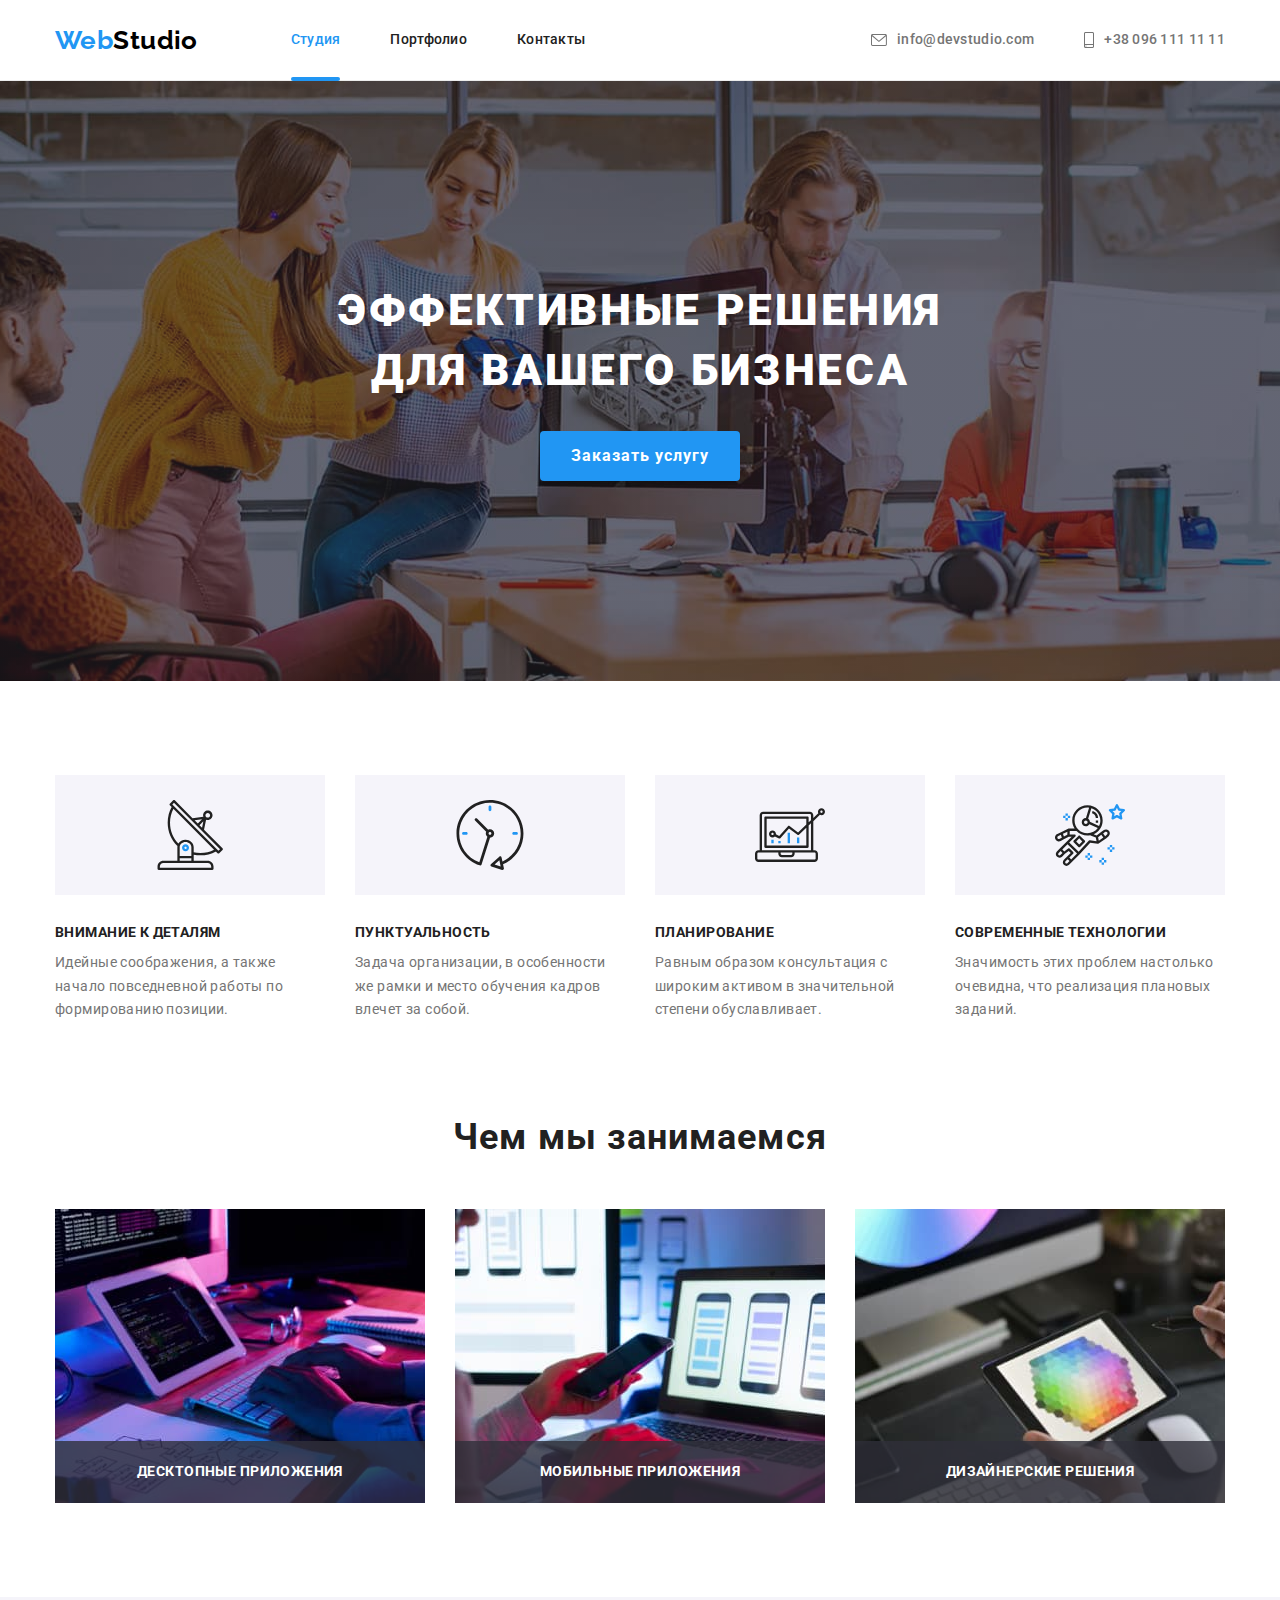
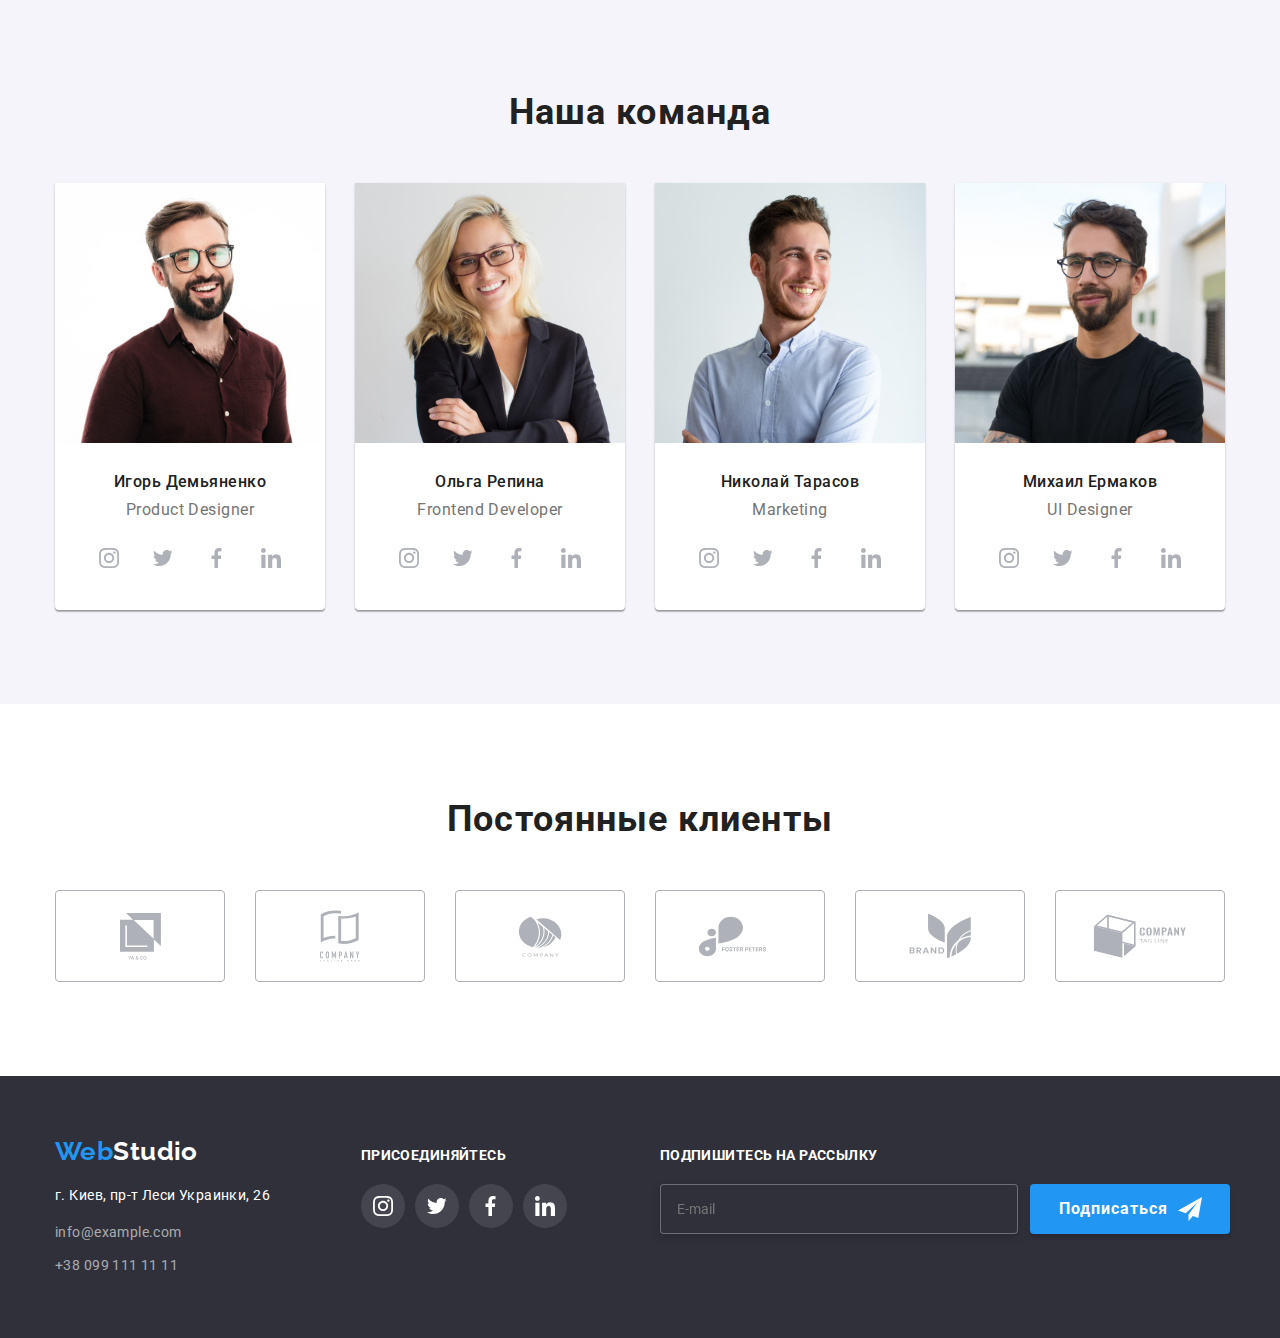
<file: index.html>
<!DOCTYPE html>
<html lang="ru">
  <head>
    <meta charset="UTF-8" />
    <meta http-equiv="X-UA-Compatible" content="IE=edge" />
    <meta name="viewport" content="width=device-width, initial-scale=1.0" />
    <title>Главная</title>
    <link
      rel="stylesheet"
      href="https://cdnjs.cloudflare.com/ajax/libs/modern-normalize/1.0.0/modern-normalize.min.css"
    />

    <link rel="preconnect" href="https://fonts.googleapis.com" />
    <link rel="preconnect" href="https://fonts.gstatic.com" crossorigin />
    <link
      href="https://fonts.googleapis.com/css2?family=Raleway:wght@700&family=Roboto:wght@400;500;700;900&display=swap"
      rel="stylesheet"
    />

    <link rel="stylesheet" href="./css/styles.css" />
  </head>
  <body>
    <!-- Top-Line -->

    <header class="header">
      <div class="container">
        <nav class="header-nav">
          <a class="logo" href="./index.html"><span class="accent">Web</span>Studio</a>

          <ul class="header-nav-list">
            <li class="header-nav-item">
              <a class="header-nav-link current" href="./index.html">Студия</a>
            </li>
            <li class="header-nav-item">
              <a class="header-nav-link" href="./portfolio.html">Портфолио</a>
            </li>
            <li class="header-nav-item">
              <a class="header-nav-link" href="#">Контакты</a>
            </li>
          </ul>
        </nav>

        <ul class="contacts-list">
          <li class="contacts-item">
            <a class="contacts-link" href="mailto:info@devstudio.com">
              <svg class="contacts-icon" width="16" height="12">
                <use href="./images/symbol-defs.svg#icon-mail"></use>
              </svg>

              info@devstudio.com</a
            >
          </li>

          <li class="contacts-item">
            <a class="contacts-link" href="tel:+380961111111">
              <svg class="contacts-icon" width="10" height="16">
                <use href="./images/symbol-defs.svg#icon-smartphone"></use>
              </svg>

              +38 096 111 11 11</a
            >
          </li>
        </ul>
      </div>
    </header>

    <main>
      <!-- Hero-Blok -->
      <section class="section hero">
        <div class="container">
          <h1 class="hero-title">Эффективные решения для вашего бизнеса</h1>
          <button class="hero-button" data-modal-open>Заказать услугу</button>
        </div>
      </section>

      <!-- Benefits-Blok -->
      <section class="section benefits">
        <div class="container">
          <h2 class="visually-hidden">Наши преимущества</h2>
          <ul class="benefits-list">
            <li class="benefits-block">
              <div class="benefits-icon-background">
                <svg class="benefits-icon-group" width="70" height="70">
                  <use href="./images/symbol-defs.svg#icon-group"></use>
                </svg>
              </div>
              <h3 class="benefits-subtitle">Внимание к деталям</h3>
              <p class="benefits-paragraph">
                Идейные соображения, а также начало повседневной работы по формированию позиции.
              </p>
            </li>
            <li class="benefits-block">
              <div class="benefits-icon-background">
                <svg class="benefits-icon-clock" width="70" height="70">
                  <use href="./images/symbol-defs.svg#icon-clock"></use>
                </svg>
              </div>
              <h3 class="benefits-subtitle">Пунктуальность</h3>
              <p class="benefits-paragraph">
                Задача организации, в особенности же рамки и место обучения кадров влечет за собой.
              </p>
            </li>
            <li class="benefits-block">
              <div class="benefits-icon-background">
                <svg class="benefits-icon-computer" width="70" height="70">
                  <use href="./images/symbol-defs.svg#icon-diagram"></use>
                </svg>
              </div>
              <h3 class="benefits-subtitle">Планирование</h3>
              <p class="benefits-paragraph">
                Равным образом консультация с широким активом в значительной степени обуславливает.
              </p>
            </li>
            <li class="benefits-block">
              <div class="benefits-icon-background">
                <svg class="benefits-icon-astronaut" width="70" height="70">
                  <use href="./images/symbol-defs.svg#icon-astronaut"></use>
                </svg>
              </div>
              <h3 class="benefits-subtitle">Современные технологии</h3>
              <p class="benefits-paragraph">
                Значимость этих проблем настолько очевидна, что реализация плановых заданий.
              </p>
            </li>
          </ul>
        </div>
      </section>

      <!-- Work-Blok -->
      <section class="section work">
        <div class="container">
          <h2 class="work-title">Чем мы занимаемся</h2>
          <ul class="work-list">
            <li class="work-img">
              <div class="work-description">
                <img
                  src="./images/index-photo/img.jpg"
                  alt="мы делаем сайты"
                  width="370"
                  height="294"
                />
                <h3 class="work-description-title">Десктопные приложения</h3>
              </div>
            </li>
            <li class="work-img">
              <img
                src="./images/index-photo/box_2.jpg"
                alt="мы разрабатываем приложения"
                width="370"
                height="294"
              />
              <div class="work-description">
                <h3 class="work-description-title">Мобильные приложения</h3>
              </div>
            </li>
            <li class="work-img">
              <img
                src="./images/index-photo/box_3.jpg"
                alt="мы создаем дизайн"
                width="370"
                height="294"
              />
              <div class="work-description">
                <h3 class="work-description-title">Дизайнерские решения</h3>
              </div>
            </li>
          </ul>
        </div>
      </section>

      <!-- Team-Blok -->
      <section class="section team">
        <div class="container">
          <h2 class="team-title">Наша команда</h2>
          <ul class="team-item">
            <li class="team-list">
              <img
                src="./images/index-photo/img_01.jpg"
                alt="Игорь Демьяненко"
                width="270"
                height="260"
              />
              <div class="team-wrapper">
                <h3 class="team-name">Игорь Демьяненко</h3>
                <p class="team-job">Product Designer</p>

                <ul class="team-social-list">
                  <li class="team-social-item">
                    <a class="team-social-link" href="#">
                      <svg class="team-social-icon" width="20" height="20">
                        <use href="./images/symbol-defs.svg#icon-sn-instagram"></use>
                      </svg>
                    </a>
                  </li>

                  <li class="team-social-item">
                    <a class="team-social-link" href="#">
                      <svg class="team-social-icon" width="20" height="20">
                        <use href="./images/symbol-defs.svg#icon-sn-twitter"></use>
                      </svg>
                    </a>
                  </li>

                  <li class="team-social-item">
                    <a class="team-social-link" href="#">
                      <svg class="team-social-icon" width="20" height="20">
                        <use href="./images/symbol-defs.svg#icon-sn-facebook"></use>
                      </svg>
                    </a>
                  </li>

                  <li class="team-social-item">
                    <a class="team-social-link" href="#">
                      <svg class="team-social-icon" width="20" height="20">
                        <use href="./images/symbol-defs.svg#icon-sn-linkedin"></use>
                      </svg>
                    </a>
                  </li>
                </ul>
              </div>
            </li>
            <li class="team-list">
              <img
                src="./images/index-photo/img_02.jpg"
                alt="Ольга Репина"
                width="270"
                height="260"
              />
              <div class="team-wrapper">
                <h3 class="team-name">Ольга Репина</h3>
                <p class="team-job">Frontend Developer</p>

                <ul class="team-social-list">
                  <li class="team-social-item">
                    <a class="team-social-link" href="#">
                      <svg class="team-social-icon" width="20" height="20">
                        <use href="./images/symbol-defs.svg#icon-sn-instagram"></use>
                      </svg>
                    </a>
                  </li>

                  <li class="team-social-item">
                    <a class="team-social-link" href="#">
                      <svg class="team-social-icon" width="20" height="20">
                        <use href="./images/symbol-defs.svg#icon-sn-twitter"></use>
                      </svg>
                    </a>
                  </li>

                  <li class="team-social-item">
                    <a class="team-social-link" href="#">
                      <svg class="team-social-icon" width="20" height="20">
                        <use href="./images/symbol-defs.svg#icon-sn-facebook"></use>
                      </svg>
                    </a>
                  </li>

                  <li class="team-social-item">
                    <a class="team-social-link" href="#">
                      <svg class="team-social-icon" width="20" height="20">
                        <use href="./images/symbol-defs.svg#icon-sn-linkedin"></use>
                      </svg>
                    </a>
                  </li>
                </ul>
              </div>
            </li>
            <li class="team-list">
              <img
                src="./images/index-photo/img_03.jpg"
                alt="Николай Тарасов"
                width="270"
                height="260"
              />
              <div class="team-wrapper">
                <h3 class="team-name">Николай Тарасов</h3>
                <p class="team-job">Marketing</p>
                <ul class="team-social-list">
                  <li class="team-social-item">
                    <a class="team-social-link" href="#">
                      <svg class="team-social-icon" width="20" height="20">
                        <use href="./images/symbol-defs.svg#icon-sn-instagram"></use>
                      </svg>
                    </a>
                  </li>

                  <li class="team-social-item">
                    <a class="team-social-link" href="#">
                      <svg class="team-social-icon" width="20" height="20">
                        <use href="./images/symbol-defs.svg#icon-sn-twitter"></use>
                      </svg>
                    </a>
                  </li>

                  <li class="team-social-item">
                    <a class="team-social-link" href="#">
                      <svg class="team-social-icon" width="20" height="20">
                        <use href="./images/symbol-defs.svg#icon-sn-facebook"></use>
                      </svg>
                    </a>
                  </li>

                  <li class="team-social-item">
                    <a class="team-social-link" href="#">
                      <svg class="team-social-icon" width="20" height="20">
                        <use href="./images/symbol-defs.svg#icon-sn-linkedin"></use>
                      </svg>
                    </a>
                  </li>
                </ul>
              </div>
            </li>
            <li class="team-list">
              <img
                src="./images/index-photo/img_04.jpg"
                alt="Михаил Ермаков"
                width="270"
                height="260"
              />
              <div class="team-wrapper">
                <h3 class="team-name">Михаил Ермаков</h3>
                <p class="team-job">UI Designer</p>
                <ul class="team-social-list">
                  <li class="team-social-item">
                    <a class="team-social-link" href="#">
                      <svg class="team-social-icon" width="20" height="20">
                        <use href="./images/symbol-defs.svg#icon-sn-instagram"></use>
                      </svg>
                    </a>
                  </li>

                  <li class="team-social-item">
                    <a class="team-social-link" href="#">
                      <svg class="team-social-icon" width="20" height="20">
                        <use href="./images/symbol-defs.svg#icon-sn-twitter"></use>
                      </svg>
                    </a>
                  </li>

                  <li class="team-social-item">
                    <a class="team-social-link" href="#">
                      <svg class="team-social-icon" width="20" height="20">
                        <use href="./images/symbol-defs.svg#icon-sn-facebook"></use>
                      </svg>
                    </a>
                  </li>

                  <li class="team-social-item">
                    <a class="team-social-link" href="#">
                      <svg class="team-social-icon" width="20" height="20">
                        <use href="./images/symbol-defs.svg#icon-sn-linkedin"></use>
                      </svg>
                    </a>
                  </li>
                </ul>
              </div>
            </li>
          </ul>
        </div>
      </section>

      <section class="section">
        <div class="container">
          <h2 class="clients-title">Постоянные клиенты</h2>

          <ul class="clients-list">
            <li class="clients-item">
              <a class="clients-item-link" href="#"
                ><svg class="clients-item-logo" width="41" height="47">
                  <use href="./images/symbol-defs.svg#icon-logo-01"></use></svg
              ></a>
            </li>
            <li class="clients-item">
              <a class="clients-item-link" href="#"
                ><svg class="clients-item-logo" width="40" height="52">
                  <use href="./images/symbol-defs.svg#icon-logo-02"></use></svg
              ></a>
            </li>
            <li class="clients-item">
              <a class="clients-item-link" href="#"
                ><svg class="clients-item-logo" width="44" height="41">
                  <use href="./images/symbol-defs.svg#icon-logo-03"></use></svg
              ></a>
            </li>
            <li class="clients-item">
              <a class="clients-item-link" href="#"
                ><svg class="clients-item-logo" width="85" height="41">
                  <use href="./images/symbol-defs.svg#icon-logo-04"></use></svg
              ></a>
            </li>
            <li class="clients-item">
              <a class="clients-item-link" href="#"
                ><svg class="clients-item-logo" width="63" height="46">
                  <use href="./images/symbol-defs.svg#icon-logo-05"></use></svg
              ></a>
            </li>
            <li class="clients-item">
              <a class="clients-item-link" href="#"
                ><svg class="clients-item-logo" width="94" height="44">
                  <use href="./images/symbol-defs.svg#icon-logo-06"></use></svg
              ></a>
            </li>
          </ul>
        </div>
      </section>
    </main>

    <!-- Footer-Blok -->
    <footer class="footer">
      <div class="container footer-container">
        <div class="footer-contacts-block">
          <a class="logo" href="./index.html"><span class="accent">Web</span>Studio</a>
          <address class="footer-address">г. Киев, пр-т Леси Украинки, 26</address>
          <ul class="footer-contacts-list">
            <li class="footer-contacts-item">
              <a class="footer-contacts-link" href="mailto:info@example.com">info@example.com</a>
            </li>
            <li class="footer-contacts-item">
              <a class="footer-contacts-link" href="tel:+380991111111">+38 099 111 11 11</a>
            </li>
          </ul>
        </div>
        <!-- Social block item  -->
        <div class="footer-social-block">
          <h2 class="subscribe-email">присоединяйтесь</h2>
          <ul class="footer-social-list">
            <li class="footer-social-item">
              <a class="footer-social-link" href="#">
                <svg class="footer-social-icon" width="20" height="20">
                  <use href="./images/symbol-defs.svg#icon-sn-instagram"></use>
                </svg>
              </a>
            </li>

            <li class="footer-social-item">
              <a class="footer-social-link" href="#">
                <svg class="footer-social-icon" width="20" height="20">
                  <use href="./images/symbol-defs.svg#icon-sn-twitter"></use>
                </svg>
              </a>
            </li>

            <li class="footer-social-item">
              <a class="footer-social-link" href="#">
                <svg class="footer-social-icon" width="20" height="20">
                  <use href="./images/symbol-defs.svg#icon-sn-facebook"></use>
                </svg>
              </a>
            </li>

            <li class="footer-social-item">
              <a class="footer-social-link" href="#">
                <svg class="footer-social-icon" width="20" height="20">
                  <use href="./images/symbol-defs.svg#icon-sn-linkedin"></use>
                </svg>
              </a>
            </li>
          </ul>
        </div>

        <!-- Subscribe block  -->
        <div>
          <!-- <h2 class="footer-social-action">Подпишитесь на рассылку</h2> -->
          <div class="footer-subscribe-wrapper">
            <form class="footer-subscribe-form" name="subscribe">
              <label class="subscribe-email" for="subscribe-email">Подпишитесь на рассылку</label>
              <input
                class="footer-subscribe-input"
                type="email"
                name="subscribe-email"
                id="subscribe-email"
                placeholder="E-mail"
              />
            </form>
            <button class="footer-subscribe-button" type="submit">
              Подписаться
              <svg class="subscribe-icon" width="24px" height="24px">
                <use href="./images/icons.svg#icon-subscribe"></use>
              </svg>
            </button>
          </div>
        </div>
      </div>
    </footer>

    <!-- Backdrop-Modal -->
    <div class="backdrop is-hidden" data-modal>
      <div class="modal modal-hidden">
        <button class="button-close-window" type="button" data-modal-close>
          <svg width="30" height="30">
            <use href="./images/modal-defs.svg#icon-close"></use>
          </svg>
        </button>

        <!-- Form  -->
        <div class="modal-inner">
          <h2 class="modal-title">Оставьте свои данные, мы вам перезвоним</h2>

          <form class="form-recall" name="recall" autocomplete="on">
            <div class="form-field">
              <label class="form-field-label" for="user-name">Имя</label>
              <div class="form-field-wrapper">
                <input
                  class="form-field-input"
                  id="user-name"
                  type="text"
                  name="user-name"
                  autofocus
                />
                <svg class="form-field-icon" width="18" height="18">
                  <use href="./images/icons.svg#icon-person-black"></use>
                </svg>
              </div>
            </div>

            <div class="form-field">
              <label class="form-field-label" for="user-tel">Телефон</label>
              <div class="form-field-wrapper">
                <input class="form-field-input" id="user-tel" type="tel" name="user-tel" />
                <svg class="form-field-icon" width="18" height="18">
                  <use href="./images/icons.svg#icon-phone-black"></use>
                </svg>
              </div>
            </div>

            <div class="form-field">
              <label class="form-field-label" for="user-email">Почта</label>
              <div class="form-field-wrapper">
                <input class="form-field-input" id="user-email" type="email" name="user-email" />
                <svg class="form-field-icon" width="18" height="18">
                  <use href="./images/icons.svg#icon-email-black"></use>
                </svg>
              </div>
            </div>
            <div class="form-field-comment">
              <label class="form-field-label" for="user-comment">Комментарий</label>
              <textarea
                class="comment-input"
                name="user-comment"
                id="user-comment"
                rows="10"
                placeholder="Введите текст"
              ></textarea>
            </div>

            <label class="check-wrapper">
              <input class="check-input" type="checkbox" />
              <svg class="check-icon-complete" width="16" height="15">
                <use class="aaa" href="./images/icons.svg#icon-check-complete"></use>
              </svg>
              <span class="check-privacy-text">
                Соглашаюсь с рассылкой и принимаю
                <a class="policy-link" href="#">Условия договора</a>
              </span>
            </label>

            <button class="form-recall-button" type="submit">Отправить</button>
          </form>
        </div>
      </div>
    </div>

    <script src="./js/modal.js"></script>
  </body>
</html>
</file>
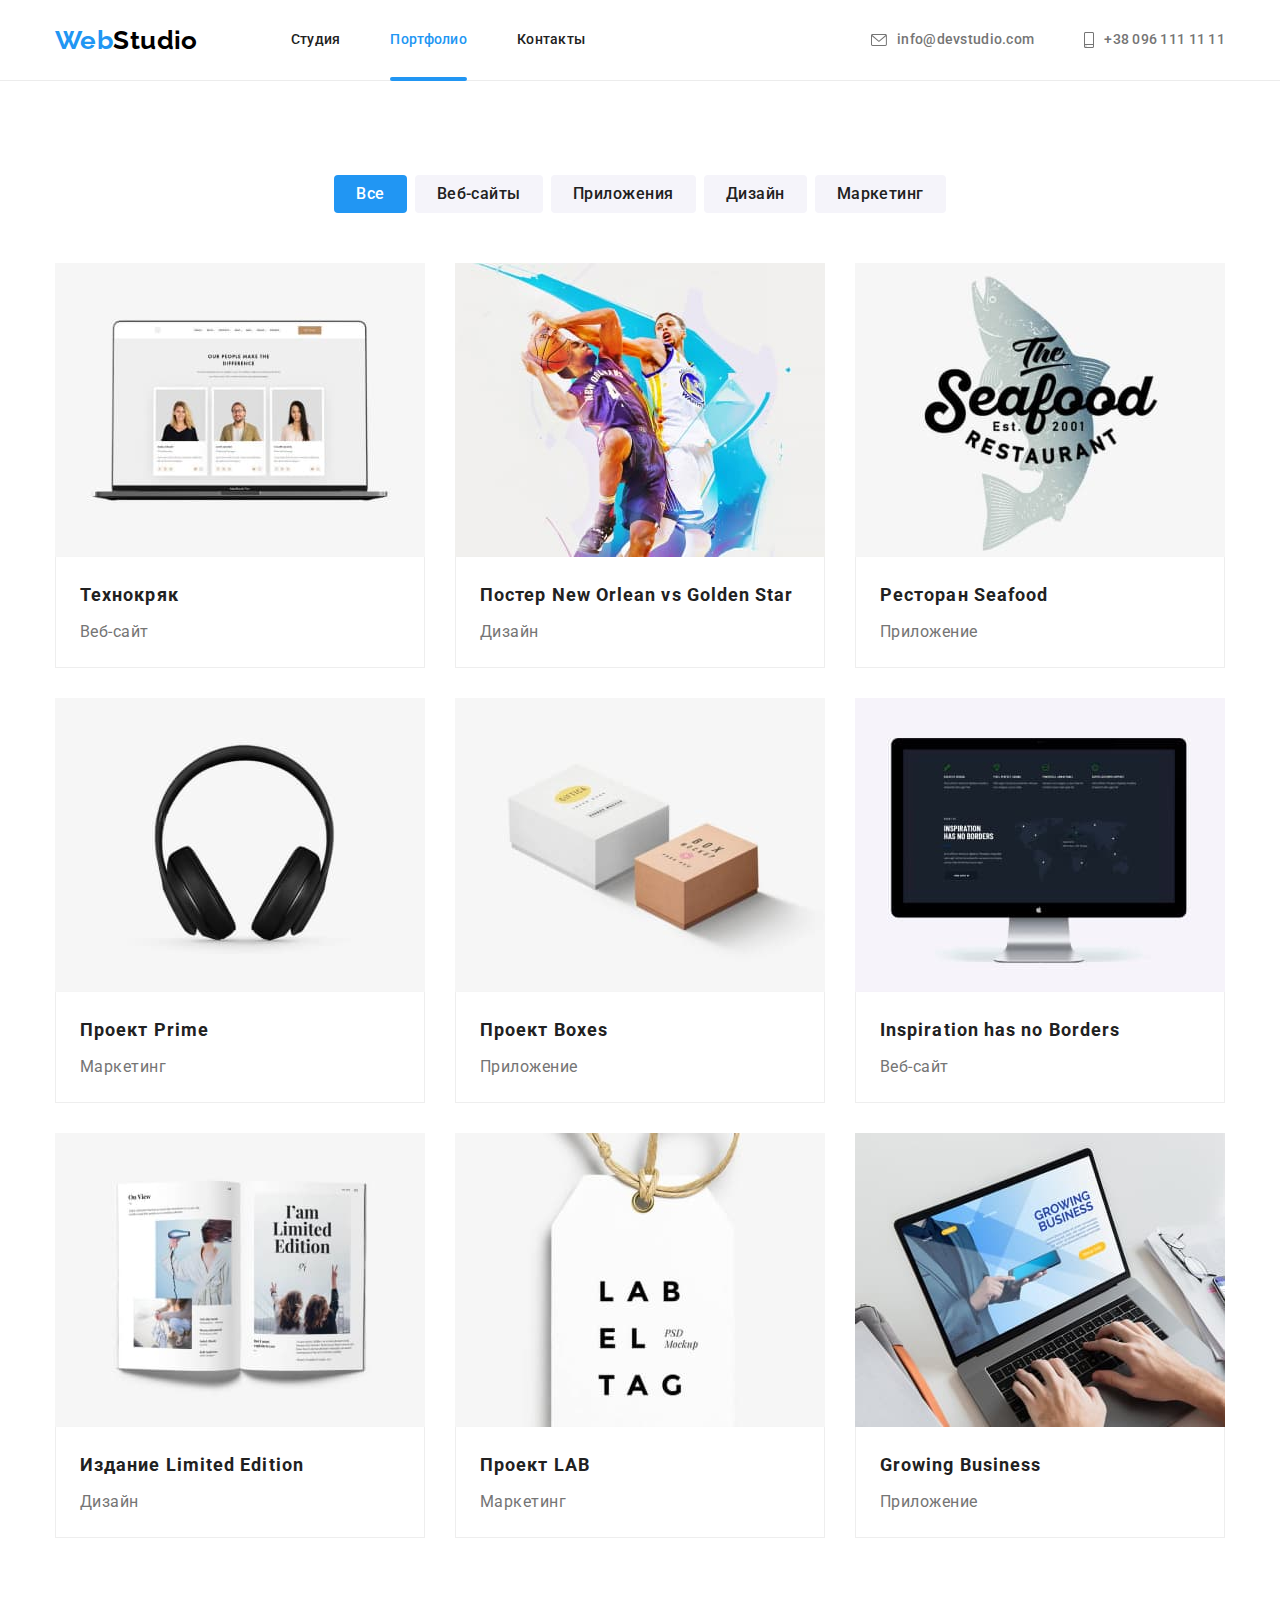
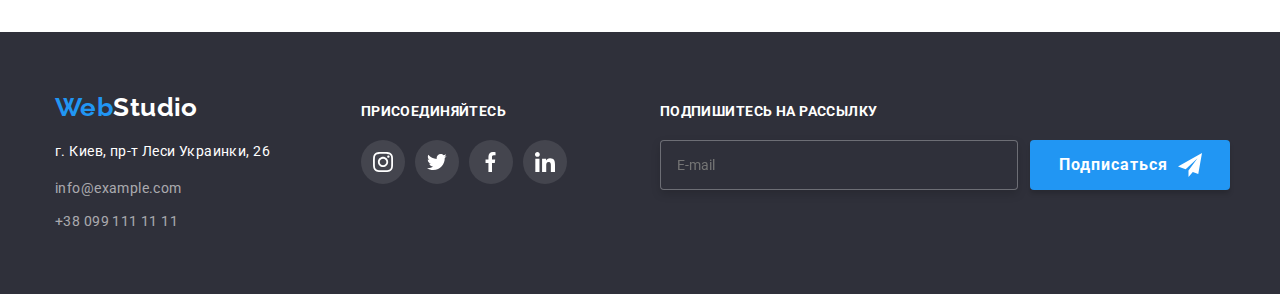
<file: portfolio.html>
<!DOCTYPE html>
<html lang="ru">
  <head>
    <meta charset="UTF-8" />
    <meta http-equiv="X-UA-Compatible" content="IE=edge" />
    <meta name="viewport" content="width=device-width, initial-scale=1.0" />
    <title>Портфолио</title>
    <link
      rel="stylesheet"
      href="https://cdnjs.cloudflare.com/ajax/libs/modern-normalize/1.0.0/modern-normalize.min.css"
    />
    <link rel="stylesheet" href="./css/styles.css" />
    <link rel="preconnect" href="https://fonts.googleapis.com" />
    <link rel="preconnect" href="https://fonts.gstatic.com" crossorigin />
    <link
      href="https://fonts.googleapis.com/css2?family=Raleway:wght@700&family=Roboto:wght@400;500;700;900&display=swap"
      rel="stylesheet"
    />
  </head>
  <body>
    <!-- Top-Line -->
    <header class="header">
      <div class="container">
        <nav class="header-nav">
          <a class="logo" href="./index.html"><span class="accent">Web</span>Studio</a>

          <ul class="header-nav-list">
            <li class="header-nav-item">
              <a class="header-nav-link" href="./index.html">Студия</a>
            </li>
            <li class="header-nav-item">
              <a class="header-nav-link current" href="./portfolio.html">Портфолио</a>
            </li>
            <li class="header-nav-item">
              <a class="header-nav-link" href="#">Контакты</a>
            </li>
          </ul>
        </nav>

        <ul class="contacts-list">
          <li class="contacts-item">
            <a class="contacts-link" href="mailto:info@devstudio.com">
              <svg class="contacts-icon" width="16" height="12">
                <use href="./images/symbol-defs.svg#icon-mail"></use>
              </svg>

              info@devstudio.com</a
            >
          </li>

          <li class="contacts-item">
            <a class="contacts-link" href="tel:+380961111111">
              <svg class="contacts-icon" width="10" height="16">
                <use href="./images/symbol-defs.svg#icon-smartphone"></use>
              </svg>

              +38 096 111 11 11</a
            >
          </li>
        </ul>
      </div>
    </header>

    <main>
      <section class="section portfolio">
        <div class="container">
          <h1 class="visually-hidden">Портфолио</h1>
          <ul class="button-box">
            <li class="button-list">
              <button class="button-item active" type="button">Все</button>
            </li>
            <li class="button-list">
              <button class="button-item" type="button">Веб-сайты</button>
            </li>
            <li class="button-list">
              <button class="button-item" type="button">Приложения</button>
            </li>
            <li class="button-list">
              <button class="button-item" type="button">Дизайн</button>
            </li>
            <li class="button-list">
              <button class="button-item" type="button">Маркетинг</button>
            </li>
          </ul>

          <ul class="portfolio-box">
            <li class="portfolio-block">
              <a class="portfolio-link" href="#">
                <div class="portfolio-img-wrapper">
                  <img
                    src="./images/portfolio-img/img-01.jpg"
                    alt="Веб-сайт"
                    width="370"
                    height="294"
                  />
                  <p class="portfolio-text-owerlay">
                    Ресурс предлагает комплексные предложения с разным уровнем функционала и
                    сервисов. Все это позволит посетителю получить исчерпывающие сведения о компании
                    или частном лице.
                  </p>
                </div>
                <div class="portfolio-frame">
                  <h3 class="portfolio-name">Технокряк</h3>
                  <p class="portfolio-subtitle">Веб-сайт</p>
                </div>
              </a>
            </li>

            <li class="portfolio-block">
              <a class="portfolio-link" href="#">
                <div class="portfolio-img-wrapper">
                  <img
                    src="./images/portfolio-img/img-02.jpg"
                    alt="Дизайн"
                    width="370"
                    height="294"
                  />
                  <p class="portfolio-text-owerlay">
                    Ресурс предлагает комплексные предложения с разным уровнем функционала и
                    сервисов. Все это позволит посетителю получить исчерпывающие сведения о компании
                    или частном лице.
                  </p>
                </div>
                <div class="portfolio-frame">
                  <h3 class="portfolio-name">Постер New Orlean vs Golden Star</h3>
                  <p class="portfolio-subtitle">Дизайн</p>
                </div>
              </a>
            </li>

            <li class="portfolio-block">
              <a class="portfolio-link" href="#">
                <div class="portfolio-img-wrapper">
                  <img
                    src="./images/portfolio-img/img-03.jpg"
                    alt="Приложение"
                    width="370"
                    height="294"
                  />
                  <p class="portfolio-text-owerlay">
                    Ресурс предлагает комплексные предложения с разным уровнем функционала и
                    сервисов. Все это позволит посетителю получить исчерпывающие сведения о компании
                    или частном лице.
                  </p>
                </div>
                <div class="portfolio-frame">
                  <h3 class="portfolio-name">Ресторан Seafood</h3>
                  <p class="portfolio-subtitle">Приложение</p>
                </div>
              </a>
            </li>
            <li class="portfolio-block">
              <a class="portfolio-link" href="#">
                <div class="portfolio-img-wrapper">
                  <img
                    src="./images/portfolio-img/img-04.jpg"
                    alt="Маркетинг"
                    width="370"
                    height="294"
                  />
                  <p class="portfolio-text-owerlay">
                    Ресурс предлагает комплексные предложения с разным уровнем функционала и
                    сервисов. Все это позволит посетителю получить исчерпывающие сведения о компании
                    или частном лице.
                  </p>
                </div>
                <div class="portfolio-frame">
                  <h3 class="portfolio-name">Проект Prime</h3>
                  <p class="portfolio-subtitle">Маркетинг</p>
                </div>
              </a>
            </li>
            <li class="portfolio-block">
              <a class="portfolio-link" href="#">
                <div class="portfolio-img-wrapper">
                  <img
                    src="./images/portfolio-img/img-05.jpg"
                    alt="Приложение"
                    width="370"
                    height="294"
                  />
                  <p class="portfolio-text-owerlay">
                    Ресурс предлагает комплексные предложения с разным уровнем функционала и
                    сервисов. Все это позволит посетителю получить исчерпывающие сведения о компании
                    или частном лице.
                  </p>
                </div>
                <div class="portfolio-frame">
                  <h3 class="portfolio-name">Проект Boxes</h3>
                  <p class="portfolio-subtitle">Приложение</p>
                </div>
              </a>
            </li>
            <li class="portfolio-block">
              <a class="portfolio-link" href="#">
                <div class="portfolio-img-wrapper">
                  <img
                    src="./images/portfolio-img/img-06.jpg"
                    alt="Веб-сайт"
                    width="370"
                    height="294"
                  />
                  <p class="portfolio-text-owerlay">
                    Ресурс предлагает комплексные предложения с разным уровнем функционала и
                    сервисов. Все это позволит посетителю получить исчерпывающие сведения о компании
                    или частном лице.
                  </p>
                </div>
                <div class="portfolio-frame">
                  <h3 class="portfolio-name">Inspiration has no Borders</h3>
                  <p class="portfolio-subtitle">Веб-сайт</p>
                </div>
              </a>
            </li>
            <li class="portfolio-block">
              <a class="portfolio-link" href="#">
                <div class="portfolio-img-wrapper">
                  <img
                    src="./images/portfolio-img/img-07.jpg"
                    alt="Дизайн"
                    width="370"
                    height="294"
                  />
                  <p class="portfolio-text-owerlay">
                    Ресурс предлагает комплексные предложения с разным уровнем функционала и
                    сервисов. Все это позволит посетителю получить исчерпывающие сведения о компании
                    или частном лице.
                  </p>
                </div>
                <div class="portfolio-frame">
                  <h3 class="portfolio-name">Издание Limited Edition</h3>
                  <p class="portfolio-subtitle">Дизайн</p>
                </div>
              </a>
            </li>
            <li class="portfolio-block">
              <a class="portfolio-link" href="#">
                <div class="portfolio-img-wrapper">
                  <img
                    src="./images/portfolio-img/img-08.jpg"
                    alt="Маркетинг"
                    width="370"
                    height="294"
                  />
                  <p class="portfolio-text-owerlay">
                    Ресурс предлагает комплексные предложения с разным уровнем функционала и
                    сервисов. Все это позволит посетителю получить исчерпывающие сведения о компании
                    или частном лице.
                  </p>
                </div>
                <div class="portfolio-frame">
                  <h3 class="portfolio-name">Проект LAB</h3>
                  <p class="portfolio-subtitle">Маркетинг</p>
                </div>
              </a>
            </li>
            <li class="portfolio-block">
              <a class="portfolio-link" href="#">
                <div class="portfolio-img-wrapper">
                  <img
                    src="./images/portfolio-img/img-09.jpg"
                    alt="Приложение"
                    width="370"
                    height="294"
                  />
                  <p class="portfolio-text-owerlay">
                    Ресурс предлагает комплексные предложения с разным уровнем функционала и
                    сервисов. Все это позволит посетителю получить исчерпывающие сведения о компании
                    или частном лице.
                  </p>
                </div>
                <div class="portfolio-frame">
                  <h3 class="portfolio-name">Growing Business</h3>
                  <p class="portfolio-subtitle">Приложение</p>
                </div>
              </a>
            </li>
          </ul>
        </div>
      </section>

      <!-- Section List Item  -->
    </main>

    <!-- Footer-Blok -->
    <footer class="footer">
      <div class="container footer-container">
        <div class="footer-contacts-block">
          <a class="logo" href="./index.html"><span class="accent">Web</span>Studio</a>
          <address class="footer-address">г. Киев, пр-т Леси Украинки, 26</address>
          <ul class="footer-contacts-list">
            <li class="footer-contacts-item">
              <a class="footer-contacts-link" href="mailto:info@example.com">info@example.com</a>
            </li>
            <li class="footer-contacts-item">
              <a class="footer-contacts-link" href="tel:+380991111111">+38 099 111 11 11</a>
            </li>
          </ul>
        </div>
        <!-- Social block item  -->
        <div class="footer-social-block">
          <h2 class="subscribe-email">присоединяйтесь</h2>
          <ul class="footer-social-list">
            <li class="footer-social-item">
              <a class="footer-social-link" href="#">
                <svg class="footer-social-icon" width="20" height="20">
                  <use href="./images/symbol-defs.svg#icon-sn-instagram"></use>
                </svg>
              </a>
            </li>

            <li class="footer-social-item">
              <a class="footer-social-link" href="#">
                <svg class="footer-social-icon" width="20" height="20">
                  <use href="./images/symbol-defs.svg#icon-sn-twitter"></use>
                </svg>
              </a>
            </li>

            <li class="footer-social-item">
              <a class="footer-social-link" href="#">
                <svg class="footer-social-icon" width="20" height="20">
                  <use href="./images/symbol-defs.svg#icon-sn-facebook"></use>
                </svg>
              </a>
            </li>

            <li class="footer-social-item">
              <a class="footer-social-link" href="#">
                <svg class="footer-social-icon" width="20" height="20">
                  <use href="./images/symbol-defs.svg#icon-sn-linkedin"></use>
                </svg>
              </a>
            </li>
          </ul>
        </div>

        <!-- Subscribe block  -->
        <div>
          <!-- <h2 class="footer-social-action">Подпишитесь на рассылку</h2> -->
          <div class="footer-subscribe-wrapper">
            <form class="footer-subscribe-form" name="subscribe">
              <label class="subscribe-email" for="subscribe-email">Подпишитесь на рассылку</label>
              <input
                class="footer-subscribe-input"
                type="email"
                name="subscribe-email"
                id="subscribe-email"
                placeholder="E-mail"
              />
            </form>
            <button class="footer-subscribe-button" type="submit">
              Подписаться
              <svg class="subscribe-icon" width="24px" height="24px">
                <use href="./images/icons.svg#icon-subscribe"></use>
              </svg>
            </button>
          </div>
        </div>
      </div>
    </footer>
  </body>
</html>
</file>
<file: css/styles.css>
:root {
  --main-header-text-color: #212121;
  --main-p-text-color: #757575;
  --main-box-background-color: #2f303a;
  --aceent-color: #2196f3;
  --primary-white-color: #ffffff;
}

body {
  font-size: 14px;
  font-family: 'Roboto', sans-serif;
  color: var(--main-p-text-color);
  background-color: var(--primary-white-color);
  letter-spacing: 0.03em;
}

/* reset */

html {
  box-sizing: border-box;
}

*,
*::after,
*::before {
  box-sizing: inherit;
}

/* Стили для обнуления верхних отступов у элементов */
h1,
h2,
h3,
h4,
h5,
h6,
p {
  margin: 0;
}

/* Класс для обнуления базовых свойств у списков (ul) */
ul {
  list-style: none;
  padding-left: 0;
  margin: 0;
}

/* Класс для обнуления базовых свойств у ссылок */
a {
  text-decoration: none;
  color: inherit;
}

/* Свойства для корректного отображения картинок */
img {
  display: block;
  max-width: 100%;
  height: auto;
}

/* Свойства для обнуления курсива у address */

address {
  font-style: normal;
}

.visually-hidden {
  position: absolute;
  width: 1px;
  height: 1px;
  margin: -1px;
  border: 0;
  padding: 0;

  white-space: nowrap;
  clip-path: inset(100%);
  clip: rect(0 0 0 0);
  overflow: hidden;
}


/* utils */

.container {
  width: 1200px;
  padding-left: 15px;
  padding-right: 15px;
  margin: 0 auto;
  /* border: red 1px solid; */
}

.section {
  padding-top: 94px;
  padding-bottom: 94px;
}


/* header */
.header {
  border-bottom: 1px solid #ececec;
}

.logo {
  font-family: 'Raleway';
  font-weight: 700;
  font-size: 26px;
  line-height: 1.19;
  color: #000000;
  margin-right: 93px;
}

.header-nav-link,
.contacts-link {
  position: relative;
  display: inline-block;
  padding: 32px 0;
  font-weight: 500;
  line-height: 1.14;
  letter-spacing: 0.02em;
  color: var(--main-header-text-color);
  transition-property: color;
  transition-duration: 250ms;
  transition-timing-function: cubic-bezier(0.4, 0, 0.2, 1);
}

.contacts-link {
  color: var(--main-p-text-color);
  display: flex;
  align-items: center;
}

.header-nav-link:hover,
.header-nav-link:focus,
.contacts-link:hover,
.contacts-link:focus,
.accent,
.current {
  color: var(--aceent-color);
}

.header .container {
  display: flex;
  align-items: center;
}

.header-nav {
  display: flex;
  align-items: center;
}

.header-nav-list {
  display: flex;
  align-items: center;
}

.contacts-list {
  display: flex;
  align-items: center;
}

.header-nav-item:not(:last-child) {
  margin-right: 50px;
}

.header-nav {
  margin-right: auto;
}

.contacts-item:not(:last-child) {
  margin-right: 50px;
}

.contacts-icon {
  margin-right: 10px;
  fill: currentColor;
}

.current:after {
  display: block;
  content: "";
  width: 100%;
  height: 4px;
  border-radius: 2px;
  background-color: var(--aceent-color);
  position: absolute;
  bottom: -1px;
}

/* INDEX PAGE */
.hero {
  padding-top: 200px;
  padding-bottom: 200px;
  max-width: 1600px;
  margin: 0 auto;
  background-image: linear-gradient(to right, rgba(47, 48, 58, 0.4), rgba(47, 48, 58, 0.4)),
    url(../images/index-photo/Img-hero.jpg);
  background-size: cover;
  background-repeat: no-repeat;
  background-position: center;
}

.hero-title {
  width: 696px;
  font-size: 44px;
  font-weight: 900;
  line-height: 1.36;
  letter-spacing: 0.06em;
  text-align: center;
  text-transform: uppercase;
  color: var(--primary-white-color);
  margin: 0 auto;
  margin-bottom: 30px;
}

.hero-button {
  display: block;
  margin: 0 auto;
  font-family: inherit;
  font-size: 16px;
  font-weight: 700;
  line-height: 1.88;
  letter-spacing: 0.06em;
  color: #fff;
  width: 200px;
  height: 50px;
  border-radius: 4px;
  border: 0px;
  background-color: var(--aceent-color);
  box-shadow: 0px 4px 4px rgba(0, 0, 0, 0.15);
  cursor: pointer;
}

.benefits-icon-background {
  height: 120px;
  background-color: #f5f4fa;
  background-size: cover;
  margin-bottom: 30px;
  background-position: center;
  display: flex;
  justify-content: center;
  align-items: center;
}

.benefits-title {
  display: none;
}

.benefits-subtitle {
  font-size: 14px;
  font-weight: 700;
  line-height: 1.14;
  letter-spacing: 0.03em;
  text-transform: uppercase;
  color: var(--main-header-text-color);
  margin-top: 0px;
  margin-bottom: 0px;
}

.benefits-paragraph {
  line-height: 1.71;
  letter-spacing: 0.03em;
  color: var(--main-p-text-color);
  margin-top: 10px;
  margin-bottom: 0px;
}

.benefits-list {
  display: flex;
}

.benefits-block {
  margin-right: 30px;
  width: 270px;
}

.benefits-block:last-child {
  margin-right: 0px;
}


/* work */

.work {
  padding-top: 0;
}

.work-title {
  font-size: 36px;
  font-weight: 700;
  line-height: 1.17;
  letter-spacing: 0.03em;
  text-align: center;
  margin-top: 0px;
  margin-bottom: 50px;
  color: var(--main-header-text-color);
}

.work-list {
  list-style: none;
  display: flex;
  justify-content: space-between;
}

.work-img img {
  display: block;
}

.work-description {
  position: relative;
}

.work-description-title {
  position: absolute;
  font-weight: 700;
  font-size: 14px;
  line-height: 1.14;
  text-align: center;
  letter-spacing: 0.03em;
  text-transform: uppercase;
  color: var(--primary-white-color);
  margin-top: 0px;
  margin-bottom: 0px;
  padding: 23px 0px;
  bottom: 0px;
  width: 100%;
  background-color: rgba(47, 48, 58, 0.8);
}


/* team */

.team-social-list {
  display: flex;
  align-items: center;
  justify-content: center;
}

.team-social-item:not(:last-child) {
  margin-right: 10px;
}

.team-social-link {
  display: flex;
  align-items: center;
  justify-content: center;
  width: 44px;
  height: 44px;
  border-radius: 50%;
  color: #afb1b8;
  transition: color 250ms cubic-bezier(0.4, 0, 0.2, 1), background-color 250ms cubic-bezier(0.4, 0, 0.2, 1);
}

.team-social-icon {
  fill: currentColor;
}

.team-social-link:hover,
.team-social-link:focus {
  background-color: var(--aceent-color);
  color: var(--primary-white-color);
}

.team-list {
  width: 270px;
  background-color: #fff;
  box-shadow: 0px 1px 3px rgba(0, 0, 0, 0.12), 0px 1px 1px rgba(0, 0, 0, 0.14),
    0px 2px 1px rgba(0, 0, 0, 0.2);
  border-radius: 0px 0px 4px 4px;
}

.team {
  background-color: #f5f4fa;
}

.team-wrapper {
  padding-bottom: 30px;
  padding-top: 30px;
}

.team-item {
  display: flex;
  justify-content: space-between;
}

.team-title {
  font-size: 36px;
  font-weight: 700;
  line-height: 1.17;
  letter-spacing: 0.03em;
  text-align: center;
  color: var(--main-header-text-color);
  margin-top: 0px;
  margin-bottom: 50px;
}

.team-name {
  text-decoration: none;
  color: var(--main-header-text-color);
  font-size: 16px;
  font-weight: 500;
  line-height: 1.17;
  letter-spacing: 0.03em;
  text-align: center;
  margin-bottom: 10px;
  margin-top: 0;
}

.team-job {
  font-size: 16px;
  line-height: 1.17;
  letter-spacing: 0.03em;
  text-align: center;
  color: var(--main-p-text-color);
  margin-top: 0px;
  margin-bottom: 0px;
  margin-bottom: 16px;
}


/* clients */
.clients-title {
  font-size: 36px;
  font-weight: 700;
  line-height: 1.17;
  letter-spacing: 0.03em;
  text-align: center;
  color: var(--main-header-text-color);
  margin-top: 0px;
  margin-bottom: 50px;
}

.clients-item {
  display: flex;
  align-items: center;
  justify-content: center;
}

.clients-item:not(:last-child) {
  margin-right: 30px;
}

.clients-list {
  display: flex;
}

.clients-item-logo {
  fill: currentColor;
}

.clients-item-link {
  display: flex;
  align-items: center;
  justify-content: center;
  width: 170px;
  height: 92px;
  border: 1px #afb1b8 solid;
  border-radius: 4px;
  color: #afb1b8;
  transition: color 250ms;
  transition-timing-function: cubic-bezier(0.4, 0, 0.2, 1);
}

.clients-item-link:hover,
.clients-item-link:focus {
  fill: #afb1b8;
  color: var(--aceent-color);
  border: 1px var(--aceent-color) solid;
}


/* PORTFOLIO PAGE */
/* Buttom  */
.button-box {
  display: flex;
  justify-content: center;
  margin-bottom: 50px;
}

.button-list:not(:last-child) {
  display: flex;
  justify-content: center;
  margin-right: 8px;
}

.button-item {
  font: inherit;
  font-size: 16px;
  font-weight: 500;
  line-height: 1.62;
  letter-spacing: 0.03em;
  color: var(--main-header-text-color);
  background-color: #f5f4fa;
  border-radius: 4px;
  border: none;
  padding: 6px 22px 6px 22px;
  cursor: pointer;
  transition: color 250ms cubic-bezier(0.4, 0, 0.2, 1), background-color 250ms cubic-bezier(0.4, 0, 0.2, 1);
}

.button-item:hover,
.button-item:focus {
  background: var(--aceent-color);
  box-shadow: 0px 3px 1px rgba(0, 0, 0, 0.1), 0px 1px 2px rgba(0, 0, 0, 0.08),
  0px 2px 2px rgba(0, 0, 0, 0.12);
  border-radius: 4px;
  color: #fff;
}

.button-item.active {
  background-color: var(--aceent-color);
  color: var(--primary-white-color);
}

/* Portfolio main content  */
.portfolio-box {
  display: flex;
  flex-wrap: wrap;
  justify-content: space-between;
}

.portfolio-block {
  margin-bottom: 30px;
}

.portfolio-block:nth-child(7) {
  margin-bottom: 0px;
}

.portfolio-block:nth-child(8) {
  margin-bottom: 0px;
}

.portfolio-block:nth-child(9) {
  margin-bottom: 0px;
}

.portfolio-link {
  transition: color 250ms;
  transition-timing-function: cubic-bezier(0.4, 0, 0.2, 1);
}

.portfolio-link:hover,
.portfolio-link:focus {
  display: block;
  box-shadow: 0px 1px 1px rgba(0, 0, 0, 0.12), 0px 4px 4px rgba(0, 0, 0, 0.06),
    1px 4px 6px rgba(0, 0, 0, 0.16);
}

.portfolio-box img {
  display: block;
}

.portfolio-img-wrapper {
  position: relative;
  overflow: hidden;
}

.portfolio-text-owerlay {
  position: absolute;
  font-size: 18px;
  line-height: 1.56;
  letter-spacing: 0.03em;
  color: var(--primary-white-color);
  background: rgba(33, 150, 243, 0.9);
  box-shadow: 0px 4px 4px rgba(0, 0, 0, 0.25);
  padding: 63px 24px;
  transition: 250ms;
}

.portfolio-link:hover .portfolio-text-owerlay {
  transform: translateY(-100%);
}

.portfolio-frame {
  padding: 20px 24px;
  border-left: 1px solid #eeeeee;
  border-right: 1px solid #eeeeee;
  border-bottom: 1px solid #eeeeee;
  border-top: none;
}

.portfolio-name {
  color: var(--main-header-text-color);
  margin-bottom: 4px;
  font-weight: 700;
  font-size: 18px;
  line-height: 2;
  letter-spacing: 0.06em;
}

.portfolio-subtitle {
  font-size: 16px;
  line-height: 1.88;
  letter-spacing: 0.03em;
  margin-top: 0px;
  color: var(--main-p-text-color);
}


/* FOOTER SECTION  */
.footer {
  background-color: var(--main-box-background-color);
  padding-top: 60px;
  padding-bottom: 60px;
}

.footer .logo {
  color: var(--primary-white-color);
}

.footer-address {
  font-style: normal;
  letter-spacing: 0.03em;
  color: var(--primary-white-color);
  margin-top: 20px;
  margin-bottom: 9px;
}

.footer-contacts-item {
  display: block;
}

.footer-contacts-link {
  color: rgba(255, 255, 255, 0.6);
  font-size: 14px;
  line-height: 1.71;
  letter-spacing: 0.03em;
  transition: color 250ms;
  transition-timing-function: cubic-bezier(0.4, 0, 0.2, 1);
}

.footer-contacts-item:not(:last-child) {
  padding-top: 9px;
  padding-bottom: 9px;
}

.footer-container {
  display: flex;
  align-items: baseline;
}

.footer-container .footer-contacts-block {
  margin-right: 70px;
}

.footer-contacts-link:hover,
.footer-contacts-link:focus {
  color: var(--aceent-color);
}


.footer-social-list {
  display: flex;
}

.footer-social-item:not(:last-child) {
  margin-right: 10px;
}

.footer-social-link {
  display: flex;
  align-items: center;
  justify-content: center;
  width: 44px;
  height: 44px;
  background: rgba(255, 255, 255, 0.1);
  border-radius: 50%;
  color: #AFB1B8;
  transition: color 250ms;
  transition-timing-function: cubic-bezier(0.4, 0, 0.2, 1);
}

.footer-social-link:hover,
.footer-social-link:focus {
  background-color: var(--aceent-color);
}

.footer-social-icon {
  fill: var(--primary-white-color);
}

.footer-social-block {
  margin-right: 93px;
}

.footer-subscribe-wrapper {
  display: flex;
  /* position: relative; */
  align-items: flex-end;
}

.footer-subscribe-input {
  padding: 15px 16px;
  width: 358px;
  height: 50px;
  color: #fff;
  background: var(--main-box-background-color);
  border: 1px solid rgba(255, 255, 255, 0.3);
  filter: drop-shadow(0px 4px 4px rgba(0, 0, 0, 0.15));
  border-radius: 4px;
  margin-right: 12px;
}

.footer-subscribe-button {
  padding: 10px 62px 10px 29px;
  position: relative;
  width: 200px;
  height: 50px;
  background: var(--aceent-color);
  box-shadow: 0px 4px 4px rgba(0, 0, 0, 0.15);
  border: none;
  border-radius: 4px;
  color: var(--primary-white-color);
  font-weight: 700;
  font-size: 16px;
  line-height: 1.88;
  letter-spacing: 0.06em;
  cursor: pointer;
}

.subscribe-icon {
fill: var(--primary-white-color);
position: absolute;
top: 50%;
right: 28px;
transform: translateY(-50%);
}

.subscribe-email {
  display: block;
  cursor: pointer;
  color: var(--primary-white-color);
  text-transform: uppercase;
  font-size: 14px;
  font-weight: 700;
  line-height: 1.14;
  margin-bottom: 20px;
}


/* modal  */
.backdrop {
  position: fixed;
  top: 0;
  left: 0;
  width: 100%;
  height: 100%;
  opacity: 1;
  background: rgba(0, 0, 0, 0.2);
  box-shadow: 0px 4px 4px rgba(0, 0, 0, 0.25);
  transition-property: opacity, visibility;
  transition-duration: 250ms;
  transition-timing-function: cubic-bezier(0.4, 0, 0.2, 1);
}

.modal {
  position: absolute;
  left: 50%;
  top: 50%;
  transform: translate(-50%, -50%);
  position: absolute;
  width: 528px;
  /* min-height: 581px; */
  background: var(--primary-white-color);
  box-shadow: 0px 1px 3px rgba(0, 0, 0, 0.12), 0px 1px 1px rgba(0, 0, 0, 0.14), 0px 2px 1px rgba(0, 0, 0, 0.2);
  border-radius: 4px;
  /* max-height: 581px;
  overflow-y: auto; */
}

.button-close-window {
  position: absolute;
  top: 8px;
  right: 8px;
  padding: 0px;
  background-color: var(--primary-white-color);
  border: none;
  cursor: pointer;
  transition-property: fill;
  transition-duration: 250ms;
  transition-timing-function: cubic-bezier(0.4, 0, 0.2, 1);
}

.button-close-window:hover,
.button-close-window:focus {
  fill: var(--aceent-color);
}

.modal-inner {
  padding: 40px;
}

.modal-title {
margin-bottom: 12px;
font-weight: 700;
font-size: 20px;
line-height: 1.15;
text-align: center;
letter-spacing: 0.03em;
color: var(--main-header-text-color);
}

.form-field {
  margin-bottom: 10px;
}

.form-field-label {
display: inline-block;
font-size: 12px;
letter-spacing: 0.01em;
color: var(--main-p-text-color);
margin-bottom: 4px;
}

.form-field-wrapper {
position: relative;
}

.form-field-wrapper:focus-within .form-field-input {
  border-color: var(--aceent-color)
}

.form-field-wrapper:focus-within .form-field-icon {
  fill: var(--aceent-color);
}

.form-field-comment:focus-within .comment-input {
  border-color: var(--aceent-color);
}

.form-field-comment {
  margin-bottom: 20px;
}

.comment-input::placeholder {
line-height: 1.17;
letter-spacing: 0.01em;
color: rgba(117, 117, 117, 0.5);
}

.form-field-input {
  padding-left: 42px;
  width: 100%;
  height: 40px;
  border: 1px solid rgba(33, 33, 33, 0.2);
  border-radius: 4px;
  outline: transparent;
  transition-property: border-color;
  transition-duration: 250ms;
  transition-timing-function: cubic-bezier(0.4, 0, 0.2, 1);
}

.comment-input {
  height: 120px;
  width: 100%;
  padding: 12px 16px;
  resize: none;
  border: 1px solid rgba(33, 33, 33, 0.2);
  border-radius: 4px;
  outline: transparent;
  transition-property: border-color;
  transition-duration: 250ms;
  transition-timing-function: cubic-bezier(0.4, 0, 0.2, 1);
}

.form-field-icon {
 position: absolute;
 top: 50%;
 left: 12px;
 transform: translateY(-50%);
 transition-property: fill;
 transition-duration: 250ms;
 transition-timing-function: cubic-bezier(0.4, 0, 0.2, 1);
}

.check-wrapper {
  display: flex;
  align-items: center;
  justify-content: center;
  margin-bottom: 30px;
  gap: 8px;
}

.check-input {
  width: 1px;
  height: 1px;
  margin: -1px;
  border: 0;
  padding: 0;
  white-space: nowrap;
  clip-path: inset(100%);
  clip: rect(0 0 0 0);
  overflow: hidden;
}

.check-icon-complete {
  fill: none;
  border: 2px #212121 solid;
  border-radius: 2px;
}

.check-input:checked ~ .check-icon-complete {
  fill: var(--aceent-color);
  border: none;
}

.check-privacy-text {
  display: block;
  line-height: 1.17;
}

.form-recall-button {
  display: block;
  margin: 0 auto;
  padding: 10px 56px;
  background: var(--aceent-color);
  box-shadow: 0px 4px 4px rgba(0, 0, 0, 0.15);
  border: none;
  border-radius: 4px;
  color: var(--primary-white-color);
  font-weight: 700;
  font-size: 16px;
  line-height: 1.88;
  letter-spacing: 0.06em;
  cursor: pointer;
}

.policy-link {
  color: var(--aceent-color);
  text-decoration: underline;
}

.is-hidden {
  opacity: 0;
  visibility: hidden;
  pointer-events: none;
}
</file>
